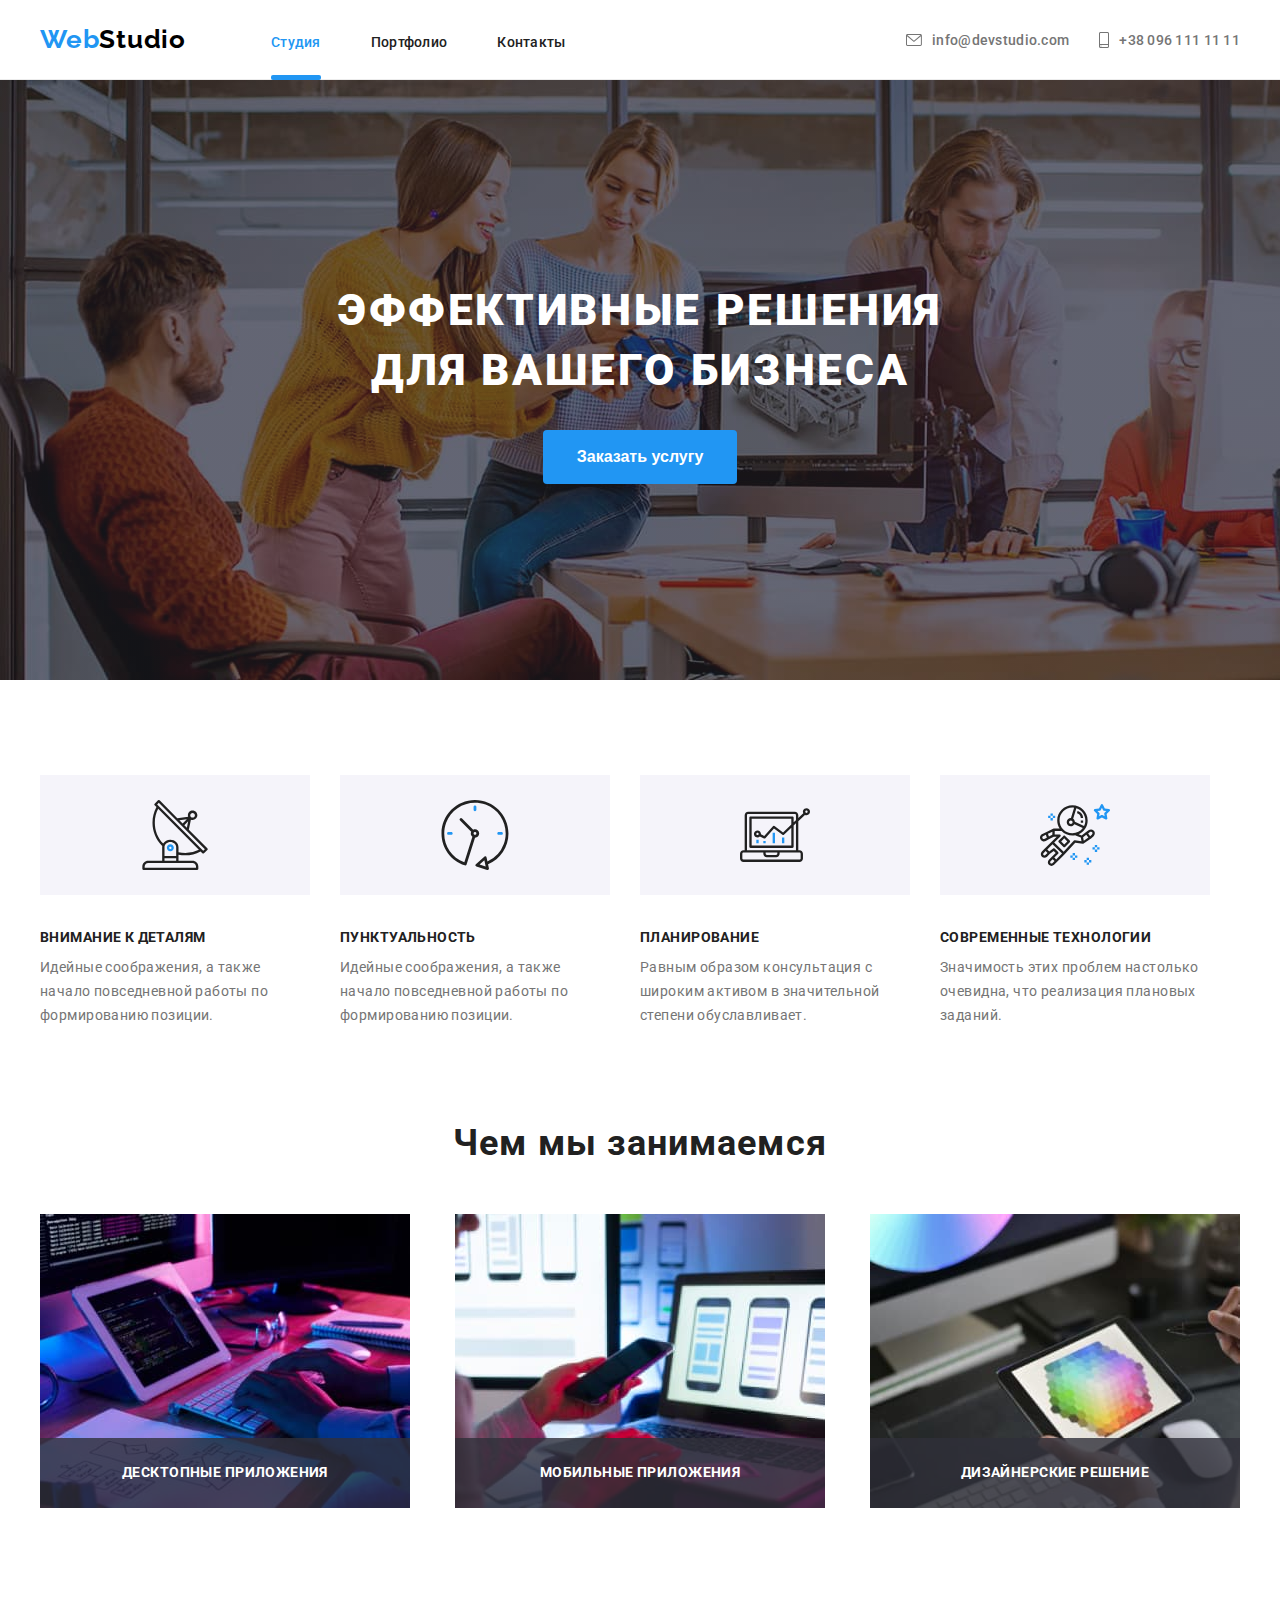
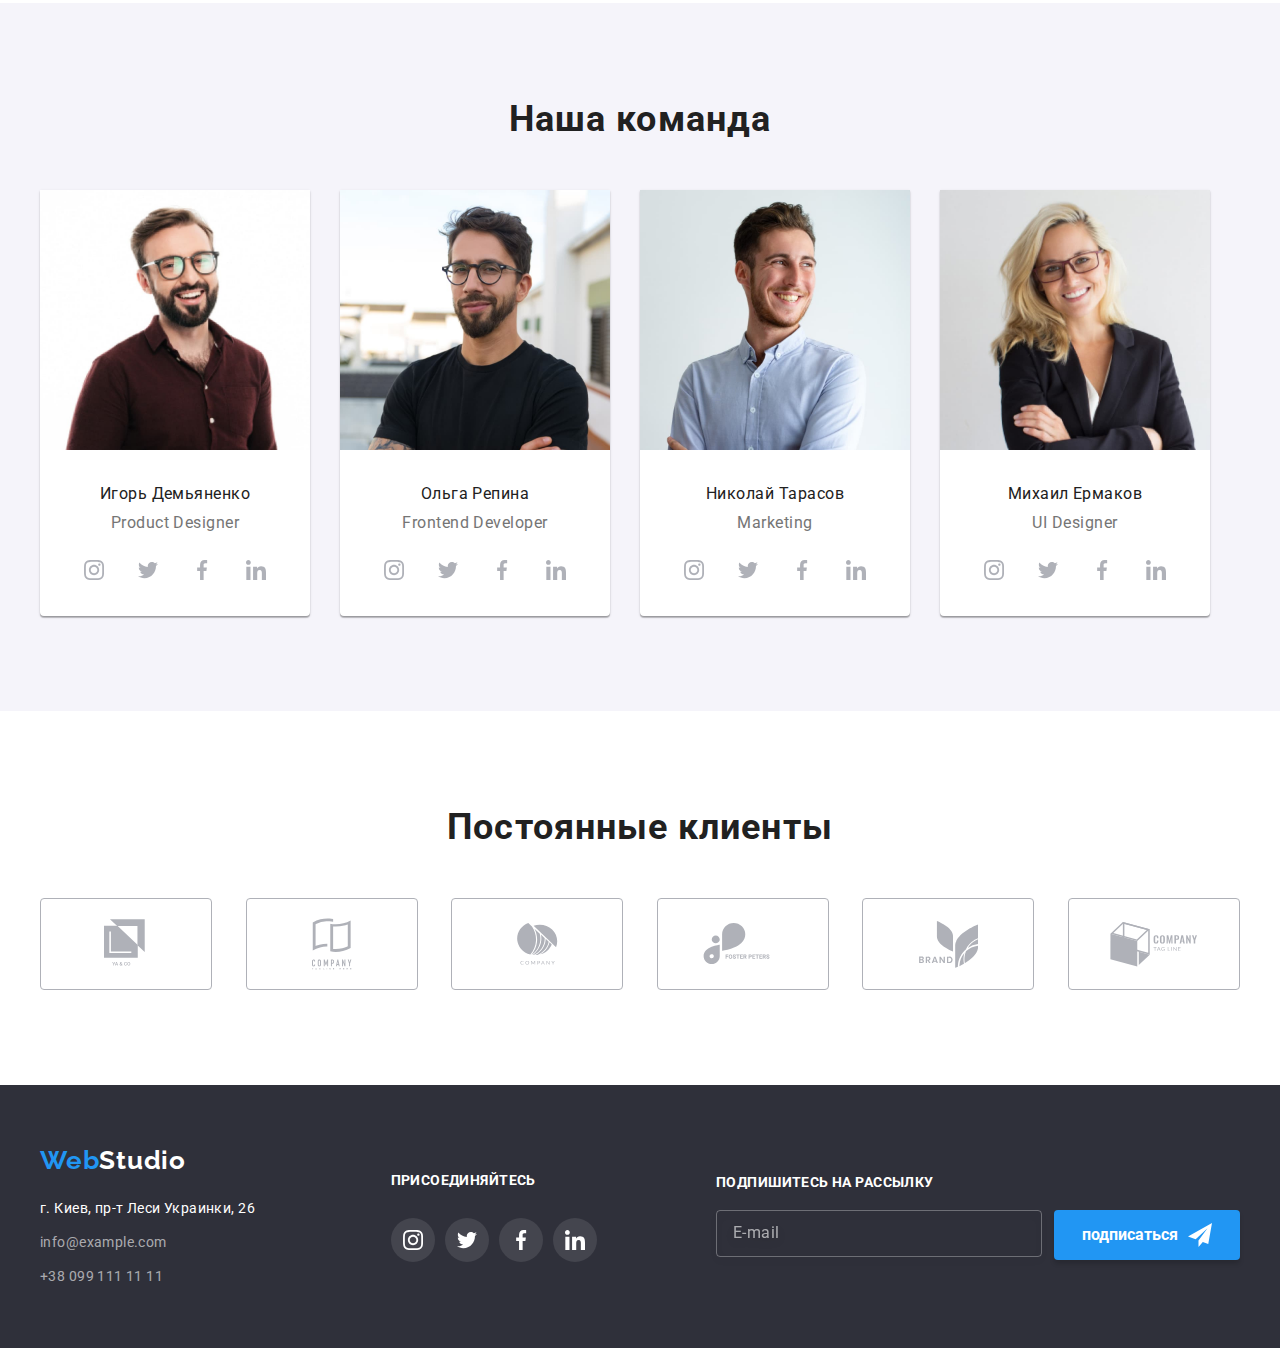
<file: index.html>
<!DOCTYPE html>
<html lang="ru">
<head>
    <meta charset="UTF-8">
    <meta name  ="viewport" content="width=device-width, initial-scale=1.0">
    <title>Document</title>
    <link href="https://fonts.googleapis.com/css2?family=Raleway:wght@700;900&family=Roboto:wght@400;500;700;900&display=swap" rel="stylesheet">
    <link rel="stylesheet" href="./css/style.css">
</head>
<body>
    <!--шапка-->
    <header class="link header">
        <nav class="main-nav container">
            <a href=""><span class="web-logo"><span style="color:#2196F3;">Web</span><span style="color:#000000;">Studio</span></span></a>
                <ul class="list-line list">
                    <li class="item"><a href=""><span class="header-text current">Студия</span></a></li>
                    <li class="item"><a href="./portfolio.html"><span class="header-text">Портфолио</span></a></li>
                    <li class="item"><a href=""><span class="header-text">Контакты</span></a></li>
                </ul>
                    <ul class="auth-nav">
                        <li class="item">
                            <a href="mailto:info@devstudio.com" class="icon-header">
                                <svg style="width:16px; height:12px; margin-right:10px;">
                                    <use href="./picture/svg/symbol-defs.svg#envelope"></use>
                                </svg>
                                <span class="contact">info@devstudio.com</span>
                            </a>
                        </li>
                        <li class="item">
                            <a href="tel:+380961111111" class="icon-header">
                                <svg style="width: 10px; height: 16px; margin-right: 10px">
                                    <use href="./picture/svg/sprite.svg#smartphone"></use>
                                </svg>
                                <span class="contact">+38 096 111 11 11</span>
                            </a>
                        </li>
                    </ul>
        </nav>
    </header>
    <main class="link">
            <!--hero-->
            <section class="hero">
                <div class="hero-2">
                    <h1 class="efect-title">ЭФФЕКТИВНЫЕ РЕШЕНИЯ ДЛЯ ВАШЕГО БИЗНЕСА</h1>
                    <div class="button-centered" data-modal-open>
                        <button class="button-hero">Заказать услугу</button>
                    </div>
                </div>
            </section>
            <!--иконки-->
            <section class="icon-section">
                <div class="container">
                    <ul class="icon-style">
                        <li class="item">
                                <svg class="icon">
                                    <use href="./picture/svg/sprite.svg#antenna"></use>
                                </svg>
                            <h3 class="subtitle-text">ВНИМАНИЕ К ДЕТАЛЯМ</h3>
                            <p class="icon-text">Идейные соображения, а также начало повседневной работы по формированию позиции.</p>
                        </li>
                        <li class="item">
                            <svg class="icon">
                                <use href="./picture/svg/sprite.svg#clock"></use>
                            </svg>
                            <h3 class="subtitle-text">ПУНКТУАЛЬНОСТЬ</h3>
                            <p class="icon-text">Идейные соображения, а также начало повседневной работы по формированию позиции.</p>
                        </li>
                        <li class="item">
                            <svg class="icon">
                                <use href="./picture/svg/sprite.svg#diagram"></use>
                            </svg>
                            <h3 class="subtitle-text">ПЛАНИРОВАНИЕ</h3>
                            <p class="icon-text">Равным образом консультация с широким активом в значительной степени обуславливает.</p>
                        </li>
                        <li class="item">
                            <svg class="icon">
                                <use href="./picture/svg/sprite.svg#astronaut"></use>
                            </svg>
                            <h3 class="subtitle-text">СОВРЕМЕННЫЕ ТЕХНОЛОГИИ</h3>
                            <p class="icon-text">Значимость этих проблем настолько очевидна, что реализация плановых заданий.</p>
                        </li>
                    </ul>
                </div>
            </section>
            <!--Занятия-->
            <section class="project">
                <div class="container">
                    <h2 class="section-title">Чем мы занимаемся</h2>
                    <ul class="list-project">
                        <li class="item"><img src="./picture/box/box1.jpg" alt=""><span class="text-project">ДЕСКТОПНЫЕ ПРИЛОЖЕНИЯ</span></li>
                        <li class="item"><img src="./picture/box/box2.jpg" alt=""><span class="text-project">МОБИЛЬНЫЕ ПРИЛОЖЕНИЯ</span></li>
                        <li class="item"><img src="./picture/box/box3.jpg" alt=""><span class="text-project">ДИЗАЙНЕРСКИЕ РЕШЕНИЕ</span></li>
                    </ul>
                </div>
            </section>
            <!--Команда-->
            <section class="comand">
                    <div class="container">
                        <div class="section-comand">
                            <h2 class="section-title">Наша команда</h2>
                            <ul class="comand-list">
                                <li class="item-border"> <img src="./picture/people/igor-1.jpg" width="270px" height="260px" alt="Николай Кучеренко">
                                    <h3 class="contact-subtitle">Игорь Демьяненко</h3>
                                        <p class="contact-text">Product Designer</p>
                                            <ul class="list-soc">
                                                <li class="item">
                                                    <a href="" class="icon-comand">
                                                        <svg class="icon">
                                                            <use href="./picture/svg/sprite.svg#instagram"></use>
                                                        </svg>
                                                    </a>
                                                </li>
                                                <li class="item">
                                                    <a href="" class="icon-comand">
                                                        <svg class="icon">
                                                            <use href="./picture/svg/sprite.svg#twitter"></use>
                                                        </svg>
                                                    </a>
                                                </li>
                                                <li class="item">
                                                    <a href="" class="icon-comand">
                                                        <svg class="icon">
                                                            <use href="./picture/svg/sprite.svg#facebook" ></use>
                                                        </svg>
                                                    </a>
                                                </li>
                                                <li class="item">
                                                    <a href="" class="icon-comand">
                                                        <svg class="icon">
                                                            <use href="./picture/svg/sprite.svg#linkedin"></use>
                                                        </svg>
                                                    </a>
                                                </li>
                                            </ul>
                                </li>
                                <li class="item-border"> <img src="./picture/people/mihail-1.jpg" width="270px" height="260px" alt="Ольга Ивановна">
                                    <h3 class="contact-subtitle">Ольга Репина</h3>
                                        <p class="contact-text">Frontend Developer</p>
                                        <ul class="list-soc">
                                            <li class="item">
                                                <a href="" class="icon-comand">
                                                    <svg class="icon">
                                                        <use href="./picture/svg/sprite.svg#instagram"></use>
                                                    </svg>
                                                </a>
                                            </li>
                                            <li class="item">
                                                <a href="" class="icon-comand">
                                                    <svg class="icon">
                                                        <use href="./picture/svg/sprite.svg#twitter"></use>
                                                    </svg>
                                                </a>
                                            </li>
                                            <li class="item">
                                                <a href="" class="icon-comand">
                                                    <svg class="icon">
                                                        <use href="./picture/svg/sprite.svg#facebook" ></use>
                                                    </svg>
                                                </a>
                                            </li>
                                            <li class="item">
                                                <a href="" class="icon-comand">
                                                    <svg class="icon">
                                                        <use href="./picture/svg/sprite.svg#linkedin"></use>
                                                    </svg>
                                                </a>
                                            </li>
                                        </ul>
                                </li>
                                <li class="item-border"> <img src="./picture/people/nikolai-1.jpg" width="270px" height="260px" alt="Андрей Шевченко">
                                    <h3 class="contact-subtitle">Николай Тарасов</h3>
                                        <p class="contact-text">Marketing</p>
                                        <ul class="list-soc">
                                            <li class="item">
                                                <a href="" class="icon-comand">
                                                    <svg class="icon">
                                                        <use href="./picture/svg/sprite.svg#instagram"></use>
                                                    </svg>
                                                </a>
                                            </li>
                                            <li class="item">
                                                <a href="" class="icon-comand">
                                                    <svg class="icon">
                                                        <use href="./picture/svg/sprite.svg#twitter"></use>
                                                    </svg>
                                                </a>
                                            </li>
                                            <li class="item">
                                                <a href="" class="icon-comand">
                                                    <svg class="icon">
                                                        <use href="./picture/svg/sprite.svg#facebook" ></use>
                                                    </svg>
                                                </a>
                                            </li>
                                            <li class="item">
                                                <a href="" class="icon-comand">
                                                    <svg class="icon">
                                                        <use href="./picture/svg/sprite.svg#linkedin"></use>
                                                    </svg>
                                                </a>
                                            </li>
                                        </ul>
                                </li>
                                <li class="item-border"> <img src="./picture/people/olga-1.jpg" width="270px" height="260px" alt="Иван Николаев">
                                    <h3 class="contact-subtitle">Михаил Ермаков</h3>
                                        <p class="contact-text">UI Designer</p>
                                        <ul class="list-soc">
                                            <li class="item">
                                                <a href="" class="icon-comand">
                                                    <svg class="icon">
                                                        <use href="./picture/svg/sprite.svg#instagram"></use>
                                                    </svg>
                                                </a>
                                            </li>
                                            <li class="item">
                                                <a href="" class="icon-comand">
                                                    <svg class="icon">
                                                        <use href="./picture/svg/sprite.svg#twitter"></use>
                                                    </svg>
                                                </a>
                                            </li>
                                            <li class="item">
                                                <a href="" class="icon-comand">
                                                    <svg class="icon">
                                                        <use href="./picture/svg/sprite.svg#facebook" ></use>
                                                    </svg>
                                                </a>
                                            </li>
                                            <li class="item">
                                                <a href="" class="icon-comand">
                                                    <svg class="icon">
                                                        <use href="./picture/svg/sprite.svg#linkedin"></use>
                                                    </svg>
                                                </a>
                                            </li>
                                        </ul>
                                </li>
                            </ul>
                        </div>
                    </div>
            </section>
            <!--клиенты-->
            <section class="costomer">
                <div class="container">
                    <h2 class="section-title">Постоянные клиенты</h2>
                    <ul class="list-сustomer">
                        <li class="item">
                            <a href="" class="svg-icon">
                                <svg style="width: 45px; height: 50px;">
                                    <use href="./picture/svg/sprite.svg#icon-logo-1"></use>
                                </svg>
                            </a>
                        </li>
                        <li class="item">
                            <a href="" class="svg-icon">
                                <svg style="width: 40px; height: 52px">
                                    <use href="./picture/svg/sprite.svg#icon-logo-2"></use>
                                </svg>
                            </a>
                        </li>
                        <li class="item">
                            <a href="" class="svg-icon">
                                <svg style="width: 41px; height: 42px;">
                                    <use href="./picture/svg/sprite.svg#icon-logo-3"></use>
                                </svg>
                            </a>
                        </li>
                        <li class="item">
                            <a href="" class="svg-icon">
                                <svg  style="width: 80px; height: 42px;">
                                    <use href="./picture/svg/sprite.svg#icon-logo-4"></use>
                                </svg>
                            </a>
                        </li>
                        <li class="item">
                            <a href="" class="svg-icon">
                                <svg style="width: 59px; height: 47px;">
                                    <use href="./picture/svg/sprite.svg#icon-logo-5"></use>
                                </svg>
                            </a>
                        </li>
                        <li class="item">
                            <a href="" class="svg-icon">
                                <svg style="width: 88px; height: 45px;">
                                    <use href="./picture/svg/sprite.svg#icon-logo-6"></use>
                                </svg>
                            </a>
                        </li>
                    </ul>
                </div>
            </section>
    </main>
    <footer class="link footer">
        <div class="container footer-list">
            <div class="footer-section">
                <a href=""><span class="web-logo"><span style="color:#2196F3;">Web</span><span style="color:#FFFFFF;">Studio</span></span></a>
                    <address>
                        <ul class="footer-adress">
                            <li class="item">г. Киев, пр-т Леси Украинки, 26</li>
                            <li class="item"><a href="mailto:info@devstudio.com"><span class="contact">info@example.com</span></a></li>
                            <li class="item"><a href="tel:+380961111111"><span class="contact">+38 099 111 11 11</span></a></li>
                        </ul>
                    </address>
            </div>
            <div class="footer-soc">
                <h3 class="subtitle-text" style="color: #FFFFFF;">ПРИСОЕДИНЯЙТЕСЬ</h3>
                    <ul class="list-soc">
                        <li class="item">
                            <a href="" class="icon-footer">
                                <svg class="icon">
                                    <use href="./picture/svg/sprite.svg#instagram" ></use>
                                </svg>
                            </a>
                        </li>
                        <li class="item">
                            <a href="" class="icon-footer">
                                <svg class="icon">
                                    <use href="./picture/svg/sprite.svg#twitter" ></use>
                                </svg>
                            </a>
                        </li>
                        <li class="item">
                            <a href="" class="icon-footer">
                                <svg class="icon">
                                    <use href="./picture/svg/sprite.svg#facebook" ></use>
                                </svg>
                            </a>
                        </li>
                        <li class="item">
                            <a href="" class="icon-footer">
                                <svg class="icon">
                                    <use href="./picture/svg/sprite.svg#linkedin" ></use>
                                </svg>
                            </a>
                        </li>
                    </ul>
            </div>
            <div class="footer-link">
                <h3 class="subtitle-text">ПОДПИШИТЕСЬ НА РАССЫЛКУ</h3>
                <div style="display:flex;">
                    <form>
                        <input class="form-footer" type="email" name="email" id="email" placeholder="E-mail" autocomplete="off">
                    </form>
                    <a href="" class="button">подписаться</a>
                </div>
            </div>
        </div>
    </footer>
    <div class="backdrop is-hidden" data-modal>
        <div class="modal">
            <div class="modal-end" data-modal-close>
                <svg class="icon-modal" style="width: 10px; height:10px;">
                    <use href="./picture/svg/symbol-defs.svg#icon-krest-modal"></use>
                </svg>
            </div>
            <p class="form-title">Оставьте свои данные, мы вам перезвоним</p>
            <form>
                <div style="width: 450px; margin-left: auto; margin-right: auto;">
                    <label class="form-label">
                        <span class="form-subtitle">Имя</span>
                        <input type="text" name="name" class="form" autocomplete="off">
                        <div class="form-icon">
                            <svg class="icon-form" style="height: 12px; width:12px; padding: 3px 3px;">
                                <use href="./picture/svg/symbol-defs.svg#form-man"></use>
                            </svg>
                        </div>
                    </label>
                    <label class="form-label">
                        <span class="form-subtitle">Телефон</span>
                        <input type="tel" name="tel" class="form" autocomplete="off">
                        <div class="form-icon">
                            <svg style="height: 13px; width:13px; padding: 2.5px 2.5px">
                                <use href="./picture/svg/symbol-defs.svg#form-tel"></use>
                            </svg>
                        </div>
                    </label>
                    <label class="form-label">
                        <span class="form-subtitle">Почта</span>
                        <input type="email" name="email" class="form" autocomplete="off">
                        <div class="form-icon">
                            <svg style="height: 12px; width:15px; padding: 3px 1.5px">
                                <use href="./picture/svg/symbol-defs.svg#form-email"></use>
                            </svg>
                        </div>
                    </label>
                    <label class="form-label">
                        <span class="form-subtitle">Комментарий</span>
                        <textarea type="text" name="coment" placeholder="Введите текст" class="form-coment form"></textarea>
                    </label>
                </div>
                <div class="checkbox">
                    <input type="checkbox" name="checkbox"><p class="text-checkbox">Соглашаюсь с рассылкой и принимаю <a href="" class="link-checkbox">Условия договора</a></p>
                </div>
                <div>
                    <button class="form-button">Отправить</button>
                </div>
            </form>
        </div>
    </div>
    <script src="./js/modal.js"></script>
</body>
</html>
</file>
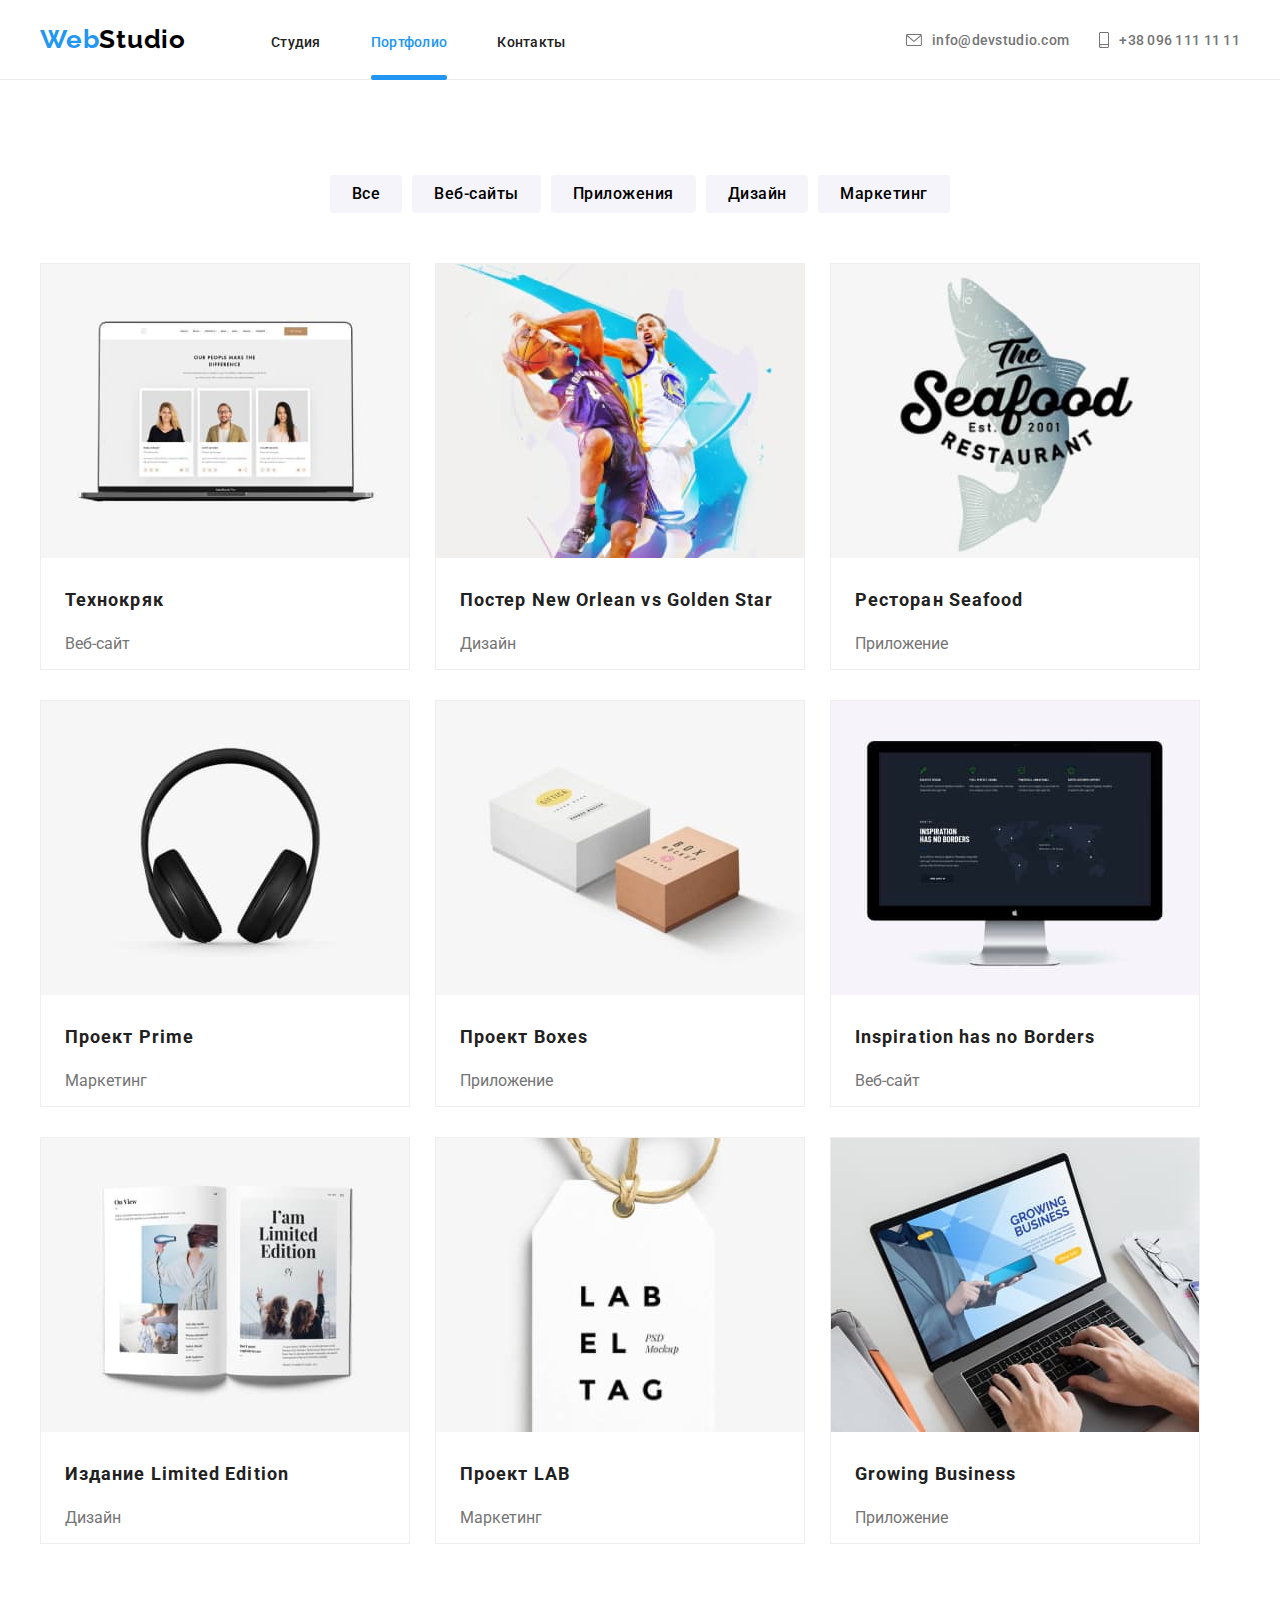
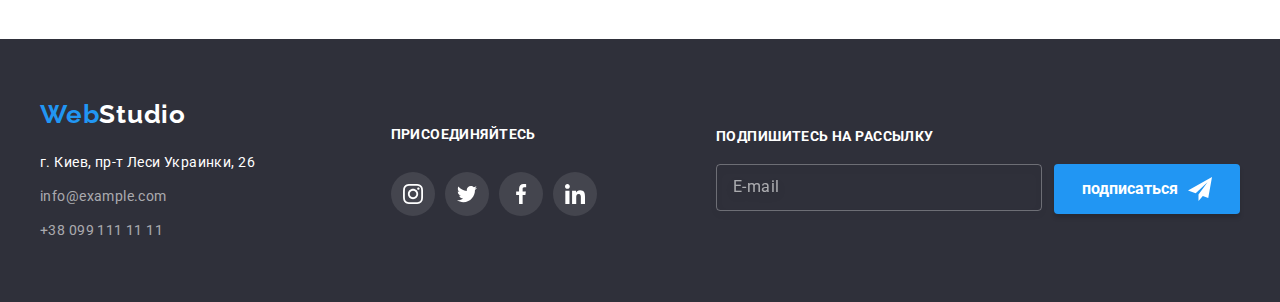
<file: portfolio.html>
<!DOCTYPE html>
<html lang="ru">
<head>
    <meta charset="UTF-8">
    <meta name="viewport" content="width=device-width, initial-scale=1.0">
    <title>Портфолио</title>
    <link href="https://fonts.googleapis.com/css2?family=Raleway:wght@700;900&family=Roboto:wght@400;500;700&display=swap" rel="stylesheet">
    <link rel="stylesheet" href="./css/style.css">
</head>
<body>
<!--шапка-->
<header class="link header">
    <nav class="main-nav container">
        <a href=""><span class="web-logo"><span style="color:#2196F3;">Web</span><span style="color:#000000;">Studio</span></span></a>
            <ul class="list-line list">
                <li class="item"><a href="./index.html"><span class="header-text">Студия</span></a></li>
                <li class="item"><a href=""><span class="header-text current">Портфолио</span></a></li>
                <li class="item"><a href=""><span class="header-text">Контакты</span></a></li>
            </ul>
                <ul class="auth-nav">
                    <li class="item">
                        <a href="mailto:info@devstudio.com" class="icon-header">
                            <svg style="width:16px; height:12px; margin-right:10px;">
                                <use href="./picture/svg/symbol-defs.svg#envelope"></use>
                            </svg>
                            <span class="contact">info@devstudio.com</span>
                        </a>
                    </li>
                    <li class="item">
                        <a href="tel:+380961111111" class="icon-header">
                            <svg style="width: 10px; height: 16px; margin-right: 10px">
                                <use href="./picture/svg/sprite.svg#smartphone"></use>
                            </svg>
                            <span class="contact">+38 096 111 11 11</span>
                        </a>
                    </li>
                </ul>
    </nav>
</header>
    <main>
<!--Кнопки-->
        <section class="portfolio-button">
            <div class="button-margin">
                <ul class="button-list">
                    <li class="item"><button class="button-portfolio">Все</button></li>
                    <li class="item"><button class="button-portfolio">Веб-сайты</button></li>
                    <li class="item"><button class="button-portfolio">Приложения</button></li>
                    <li class="item"><button class="button-portfolio">Дизайн</button></li>
                    <li class="item"><button class="button-portfolio">Маркетинг</button></li>
                </ul>
            </div>
        </section>
<!--Главный контент-->
        <section class="container-portfolio">
            <ul class="link list portfolio-list">
                <li class="item">
                    <a href="">
                        <div class="img-portfolio">
                            <img src="./picture/portfolio/img1.jpg" alt="">
                            <div class="hover-portfolio">
                                <p>
                                    Технокряк это современная площадка распространения коронавируса.
                                    Компании используют эту платформу для цифрового шпионажа и атак на
                                    защищённые сервера конкурентов.
                                </p>
                            </div>
                        </div>
                        <h3 class="portfolio-subtitle">Технокряк</h3>
                        <p class="portfolio-text">Веб-сайт</p>
                    </a>
                </li>
                <li class="item">
                    <a href="">
                        <div class="img-portfolio">
                            <img src="./picture/portfolio/img2.jpg" alt="">
                            <div class="hover-portfolio">
                                <p>
                                    Технокряк это современная площадка распространения коронавируса.
                                    Компании используют эту платформу для цифрового шпионажа и атак на
                                    защищённые сервера конкурентов.
                                </p>
                            </div>
                        </div>
                        <h3 class="portfolio-subtitle">Постер New Orlean vs Golden Star</h3>
                        <p class="portfolio-text">Дизайн</p>
                    </a>
                </li>
                <li class="item">
                    <a href="">
                        <div class="img-portfolio">
                            <img src="./picture/portfolio/img3.jpg" alt="">
                            <div class="hover-portfolio">
                                <p>
                                    Технокряк это современная площадка распространения коронавируса.
                                    Компании используют эту платформу для цифрового шпионажа и атак на
                                    защищённые сервера конкурентов.
                                </p>
                            </div>
                        </div>
                        <h3 class="portfolio-subtitle">Ресторан Seafood</h3>
                        <p class="portfolio-text">Приложение</p>
                    </a>
                </li>
                <li class="item">
                    <a href="">
                        <div class="img-portfolio">
                            <img src="./picture/portfolio/img4.jpg" alt="">
                            <div class="hover-portfolio">
                                <p>
                                    Технокряк это современная площадка распространения коронавируса.
                                    Компании используют эту платформу для цифрового шпионажа и атак на
                                    защищённые сервера конкурентов.
                                </p>
                            </div>
                        </div>
                        <h3 class="portfolio-subtitle">Проект Prime</h3>
                        <p class="portfolio-text">Маркетинг</p>
                    </a>
                </li>
                <li class="item">
                    <a href="">
                        <div class="img-portfolio">
                            <img src="./picture/portfolio/img5.jpg" alt="">
                            <div class="hover-portfolio">
                                <p>
                                    Технокряк это современная площадка распространения коронавируса.
                                    Компании используют эту платформу для цифрового шпионажа и атак на
                                    защищённые сервера конкурентов.
                                </p>
                            </div>
                        </div>
                        <h3 class="portfolio-subtitle">Проект Boxes</h3>
                        <p class="portfolio-text">Приложение</p>
                    </a>
                </li>
                <li class="item">
                    <a href="">
                        <div class="img-portfolio">
                            <img src="./picture/portfolio/img6.jpg" alt="">
                            <div class="hover-portfolio">
                                <p>
                                    Технокряк это современная площадка распространения коронавируса.
                                    Компании используют эту платформу для цифрового шпионажа и атак на
                                    защищённые сервера конкурентов.
                                </p>
                            </div>
                        </div>
                        <h3 class="portfolio-subtitle">Inspiration has no Borders</h3>
                        <p class="portfolio-text">Веб-сайт</p>
                    </a>
                </li>
                <li class="item">
                    <a href="">
                        <div class="img-portfolio">
                            <img src="./picture/portfolio/img7.jpg" alt="">
                            <div class="hover-portfolio">
                                <p>
                                    Технокряк это современная площадка распространения коронавируса.
                                    Компании используют эту платформу для цифрового шпионажа и атак на
                                    защищённые сервера конкурентов.
                                </p>
                            </div>
                        </div>
                        <h3 class="portfolio-subtitle">Издание Limited Edition</h3>
                        <p class="portfolio-text">Дизайн</p>
                    </a>
                </li>
                <li class="item">
                    <a href="">
                        <div class="img-portfolio">
                            <img src="./picture/portfolio/img8.jpg" alt="">
                            <div class="hover-portfolio">
                                <p>
                                    Технокряк это современная площадка распространения коронавируса.
                                    Компании используют эту платформу для цифрового шпионажа и атак на
                                    защищённые сервера конкурентов.
                                </p>
                            </div>
                        </div>
                        <h3 class="portfolio-subtitle">Проект LAB</h3>
                        <p class="portfolio-text">Маркетинг</p>
                    </a>
                </li>
                <li class="item">
                    <a href="">
                        <div class="img-portfolio">
                            <img src="./picture/portfolio/img9.jpg" alt="">
                            <div class="hover-portfolio">
                                <p>
                                    Технокряк это современная площадка распространения коронавируса.
                                    Компании используют эту платформу для цифрового шпионажа и атак на
                                    защищённые сервера конкурентов.
                                </p>
                            </div>
                        </div>
                        <h3 class="portfolio-subtitle">Growing Business</h3>
                        <p class="portfolio-text">Приложение</p>
                    </a>
                </li>
            </ul>
        </section>
    </main>
    <footer class="link footer">
        <div class="container footer-list">
            <div class="footer-section">
                <a href=""><span class="web-logo"><span style="color:#2196F3;">Web</span><span style="color:#FFFFFF;">Studio</span></span></a>
                    <address>
                        <ul class="footer-adress">
                            <li class="item">г. Киев, пр-т Леси Украинки, 26</li>
                            <li class="item"><a href="mailto:info@devstudio.com"><span class="contact">info@example.com</span></a></li>
                            <li class="item"><a href="tel:+380961111111"><span class="contact">+38 099 111 11 11</span></a></li>
                        </ul>
                    </address>
            </div>
            <div class="footer-soc">
                <h3 class="subtitle-text" style="color: #FFFFFF;">ПРИСОЕДИНЯЙТЕСЬ</h3>
                    <ul class="list-soc">
                        <li class="item">
                            <a href="" class="icon-footer">
                                <svg class="icon">
                                    <use href="./picture/svg/sprite.svg#instagram" ></use>
                                </svg>
                            </a>
                        </li>
                        <li class="item">
                            <a href="" class="icon-footer">
                                <svg class="icon">
                                    <use href="./picture/svg/sprite.svg#twitter" ></use>
                                </svg>
                            </a>
                        </li>
                        <li class="item">
                            <a href="" class="icon-footer">
                                <svg class="icon">
                                    <use href="./picture/svg/sprite.svg#facebook" ></use>
                                </svg>
                            </a>
                        </li>
                        <li class="item">
                            <a href="" class="icon-footer">
                                <svg class="icon">
                                    <use href="./picture/svg/sprite.svg#linkedin" ></use>
                                </svg>
                            </a>
                        </li>
                    </ul>
            </div>
            <div class="footer-link">
                <h3 class="subtitle-text">ПОДПИШИТЕСЬ НА РАССЫЛКУ</h3>
                <div style="display:flex;">
                    <form>
                        <input class="form-footer" type="email" name="email" id="email" placeholder="E-mail" autocomplete="off">
                    </form>
                    <a href="" class="button">подписаться</a>
                </div>
            </div>
        </div>
    </footer>
</body>
</html>
</file>
<file: css/style.css>
:root {
    --text-blue-color: blue ;
    --text-contact-color: #757575;
    --text-header-hover-color: #2196F3;
    --text-subtitle-color:#212121;
    --background-butten-color: #2196F3;
    --background-footer: #2F303A;
    --icon-text:#757575;
}
body {
    font-family: Roboto;
    margin: 0px;
    overflow: none;
}
/* модальное окно */

/*  */

footer {
    background-color: var(--background-footer);
}
ul {
    margin-top: 0px;
    margin-bottom: 0px;
    list-style: none;
}
h1, h2, h3 {
    margin: 0px;
}
.link a {
    text-decoration: none;
}
.container {
    width: 1200px;
    padding-left: 15px;
    padding-right: 15px;
    margin-left: auto;
    margin-right: auto;
}
.section-title{
    font-weight: 700;
    font-size: 36px;
    line-height: 42px;
    text-align: center;
    letter-spacing: 0.03em;
    color: #212121;
}
.subtitle-text {
    font-weight: 700;
    font-size: 14px;
    line-height: 16px;
    letter-spacing: 0.03em;
    margin-bottom: 10px;

    color: var(--text-subtitle-color);
}
/* Contact */
.contact{
    font-family: Roboto;
    font-weight: 500;
    font-size: 14px;
    line-height: 16px;
    letter-spacing: 0.02em;
    color: currentColor;
}
/* logo */
.web-logo{
    font-family: Raleway;
    font-weight: 700;
    font-size: 26px;
    line-height: 31px;
    letter-spacing: 0.03em;
    margin-right: 85px;
}

/* Шапка */
.header {
    border-bottom: 1px solid #ECECEC;
}
.main-nav {
    display: flex;
    align-items: center;
}
.main-nav .list-line {
    padding-left: 0px;
}
.list-line .item {
    position: relative;
    padding-top: 32px;
    padding-bottom: 28px;
}
.header-text.current {
    color: #2196F3;
}
.header-text.current::after {
    bottom: -1px;
    left: 0;
    content: "";
    position: absolute;
    width: 100%;
    height: 5px;
    background-color: #2196F3;
    border-radius: 2px;
}
.header-text {
    font-family: Roboto;
    font-weight: 500;
    font-size: 14px;
    line-height: 16px;
    letter-spacing: 0.02em;

    color: var(--text-subtitle-color);
    transition: color 250ms cubic-bezier(0.4, 0, 0.2, 1);
}
.auth-nav {
    display: flex;
    margin-left: auto;
}
.auth-nav .item {
    margin-right: 30px;
    fill: #2196F3;
    color: #2196F3;
}
.main-nav .list-line {
    padding-left: 0px;
}
.auth-nav .item:last-child {
    margin-right: 0px;
}
.icon-header {
    display: flex;
    align-items: center;

    color:#757575;
    fill: #757575;
    transition: fill 250ms cubic-bezier(0.4, 0, 0.2, 1), color 250ms cubic-bezier(0.4, 0, 0.2, 1);
}
.icon-header:hover {
    fill: #2196F3;
    color: #2196F3;
}
.list-line {
    display: flex;
}
.list-line .item {
    margin-right: 50px;
}
.list-line .item:last-child {
    margin-right: 0px;
}
.header-text:hover,
.header-text:focus {
    color: var(--text-header-hover-color);
}

/* hero */
.hero {
    background: #F5F4FA;
    background-image: linear-gradient(to right, rgba(47, 48, 58, 0.4), rgba(47, 48, 58, 0.4)), url(../picture/jpg/phon-header.jpg);
    background-repeat: no-repeat;
    background-size: cover;
    margin-left: auto;
    margin-right: auto;
    max-width: 1600px;
    height: 600px;

}
.efect-title {
    width: 695px;
    margin-left: auto;
    margin-right: auto;
    padding-top: 200px;

    font-weight: 900;
    font-size: 44px;
    line-height: 60px;

    text-align: center;
    letter-spacing: 0.06em;
    text-transform: uppercase;
    color: #ffffff;
}
.button-centered {
    text-align: center;
    margin-top: 30px;
}
.button-hero {
    font-weight: 700;
    font-size: 16px;
    line-height: 30px;
    padding: 10px 32px;

    border-radius: 4px;
    border-color: transparent;
    background-color: var(--background-butten-color);
    color: #ffffff;
    cursor: pointer;
}
/* Иконки */
.icon-section {
    background-color: #FFFFFF;

    padding-top: 95px;
    padding-bottom: 95px;
}
.icon-style .icon {
    width: 70px;
    height: 70px;
    background-color: #F5F4FA;
    padding: 25px 100px;
}
.icon-style {
    display: flex;
    flex-wrap: wrap;
    padding: 0px;
}
.icon-style .item {
    width: 270px;
    margin-right: 30px;
}
.icon-style .item:last-child {
    margin-right: 0px;
}
.icon-style .subtitle-text {
    margin-top: 30px;
}
.icon-text{
    margin-top: 0px;
    margin-bottom: 0px;
    font-weight: 400;
    font-size: 14px;
    line-height: 24px;
    letter-spacing: 0.03em;

    color: var(--icon-text);
}
/* Занятия */
.project {
    background-color: #FFFFFF;

    padding-bottom: 95px;
}
.list-project {
    display: flex;
    flex-wrap: wrap;
    padding: 0px;
    margin-top: 50px;
    justify-content: space-between;
}
.list-project .item {
    position: relative;
    width: 370px;
    height: 294px;
}
.list-project .item:last-child {
    margin-right: 0px;
}
.text-project {
    position: absolute;
    display: flex;
    justify-content: center;
    align-items: center;

    left: 0px;
    bottom: 0px;
    width: 370px;
    height: 70px;
    margin: 0px;

    font-weight: 700;
    font-size: 14px;
    line-height: 1.1;
    letter-spacing: 0.03em;
    text-transform: uppercase;

    color: #ffffff;
    background-color: rgba(47, 48, 58, 0.8);
}


/* Команда */
.comand {
    background: #F5F4FA;

    padding-top: 95px;
    padding-bottom: 95px;
}
.comand-list {
    width: 1200px;
    display: flex;
    flex-wrap: wrap;
    padding: 0px;
    margin-top: 50px;
    margin-left: auto;
    margin-bottom: auto;
}
.comand-list .item-border {
    width: 270px;
    margin-right: 30px;
    background: #FFFFFF;
/* material shadow v1 */

box-shadow: 0px 2px 1px rgba(0, 0, 0, 0.2), 0px 1px 1px rgba(0, 0, 0, 0.14), 0px 1px 3px rgba(0, 0, 0, 0.12);
border-radius: 0px 0px 4px 4px;
}
.comand-list .item-border:last-child {
    margin-right: 0px;
}
.contact-subtitle {
    font-weight: 400;
    font-size: 16px;
    line-height: 19px;
    text-align: center;
    margin-top: 30px;
    margin-bottom: 10px;

    letter-spacing: 0.03em;
    color: #212121;
}
.contact-text {
    font-weight: normal;
    font-size: 16px;
    line-height: 19px;
    text-align: center;
    margin: 0px;
    margin-bottom: 16px;

    letter-spacing: 0.03em;
    color: #757575;
}
.list-soc {
    display: flex;
    padding-left: 0px;
}
.list-soc .item {
    margin-right: 10px;
    margin-bottom: 24px;
}
.icon-comand {
    display: flex;
    justify-content: center;
    align-items: center;
    width: 44px;
    height: 44px;
    border-radius: 50%;
    fill: #afb1b8;
    transition: background-color 250ms cubic-bezier(0.4, 0, 0.2, 1), color 250ms cubic-bezier(0.4, 0, 0.2, 1);
}
.icon-comand .icon {
    width: 20px;
    height: 20px;
}
.icon-comand:hover {
    fill: #FFFFFF;
    background-color:#2196F3 ;
}
.list-soc .item:last-child {
    margin-right: 32px;
}
.list-soc .item:first-child {
    margin-left: 32px;
}
/* Клиенты */
.costomer {
    background-color: #FFFFFF;

    padding-top: 95px;
    padding-bottom: 95px;
}
.list-сustomer {
    padding: 0px;
    border: none;
    display: flex;
    justify-content: space-between;
}
.list-сustomer .item {
    margin-top: 50px;
    border: 1px solid #AFB1B8;
    box-sizing: border-box;
    border-radius: 4px;
    transition: border 250ms cubic-bezier(0.4, 0, 0.2, 1);
}
.list-сustomer .item:hover {
    border: 1px solid #2196F3;
}
.item .svg-icon {
    display: flex;
    justify-content: center;
    align-items: center;
    width: 170px;
    height: 90px;

    fill: #AFB1B8;
    transition: fill 250ms cubic-bezier(0.4, 0, 0.2, 1);
}
.list-сustomer .item:hover .svg-icon {
    fill:#2196F3;
}
.list-сustomer .item:last-child {
    margin-right: 0px;
}
/* Подвал */
.footer {
    padding-top: 60px;
    padding-bottom: 60px;
}
.container {
    width: 1200px;
    padding-left: 15px;
    padding-right: 15px;
    margin-left: auto;
    margin-right: auto;
}
.footer-list {
    align-items: center;
    display: flex;
    justify-content: space-between;
}
.footer-section {
    margin-left: 0px;
}
.footer-adress {
    padding-left: 0px;
    margin-top: 20px;
}
.footer-adress .item {
    margin-bottom: 10px;
}
.footer-adress .contact {
    font-weight: 400;
    font-size: 14px;
    line-height: 24px;
    letter-spacing: 0.03em;
    color: rgba(255, 255, 255, 0.6);
    font-style: normal;
    transition: color 250ms cubic-bezier(0.4, 0, 0.2, 1);
}
.footer-adress .contact:hover {
    color: #2196F3;
}
.footer-adress .item:last-child {
    margin-bottom: 0px;
}
.footer-adress .item:first-child {
    font-weight: 400;
    font-size: 14px;
    line-height: 24px;
    letter-spacing: 0.03em;
    color: #FFFFFF;
    font-style: normal;
}
.footer-soc .list-soc .item {
    margin-right: 10px;
    margin-top: 20px;
    margin-left: 0px;
    margin-bottom: 0px;
}
.icon-footer  {
    display: flex;
    justify-content: center;
    align-items: center;
    width: 44px;
    height: 44px;
    border-radius: 50%;
    fill: #afb1b8;
    fill: #FFFFFF;
    background: rgba(255, 255, 255, 0.1);
    transition: background-color 250ms cubic-bezier(0.4, 0, 0.2, 1), color 250ms cubic-bezier(0.4, 0, 0.2, 1);
}
.icon-footer .icon {
    width: 20px;
    height: 20px;
}
.icon-footer:hover {
    background: #2196F3;
}
.footer-soc .list-soc .item:last-child {
    margin-right: 0px;
}
.footer-link .subtitle-text {
    margin-top: 0px;
    margin-bottom: 20px;
    color: #FFFFFF;
}
.button {
    align-items: center;
    display: flex;
    font-weight: 700;
    font-size: 16px;
    line-height: 30px;
    padding: 10px 28px;
    margin-left: 12px  ;

    background: #2196F3;
    box-shadow: 0px 4px 4px rgba(0, 0, 0, 0.15);
    border-radius: 4px;
    color: #FFFFFF;
}
.button::after {
    content: "";
    display: block;
    margin-left: 10px;
    width: 24px;
    height: 24px;
    background-image: url(../picture/svg/telegram.svg);
    background-size: contain;
    background-repeat: no-repeat;
}
.form-footer {
    width: 326px;
    padding: 15px 16px;
    background-color: transparent;
    border: 1px solid rgba(255, 255, 255, 0.3);
    box-sizing: border-box;
    filter: drop-shadow(0px 4px 4px rgba(0, 0, 0, 0.15));
    border-radius: 4px;
    color:#FFFFFF
}
.form-footer::placeholder {

    font-family: Roboto;
    font-style: normal;
    font-weight: normal;
    font-size: 16px;
    line-height: 20px;
    /* identical to box height, or 125% */

    display: flex;
    align-items: center;
    letter-spacing: 0.03em;

    color: rgba(255, 255, 255, 0.6);
    }
/* Портфолио */
/* Кнопки */
.portfolio-button {
    background-color: #FFFFFF;

    padding-top: 95px;
}
.button-margin {
    width: 620px;
    margin-left: auto;
    margin-right: auto;
}
.button-list {
    display: flex;
    padding-left: 0px;
}
.button-list .item {
    margin-right: 10px;
}
.button-list .item:last-child {
    margin-right: 0px;
}
.button-portfolio {
    font-family: Roboto;
    font-weight: 500;
    font-size: 16px;
    line-height: 26px;
    /* identical to box height, or 162% */

    text-align: center;
    letter-spacing: 0.03em;

    background: #F5F4FA;
    border-radius: 4px;
    padding: 6px 22px;
    border: 0px;
    transition: background-color 250ms cubic-bezier(0.4, 0, 0.2, 1), color 250ms cubic-bezier(0.4, 0, 0.2, 1);
}
.button-portfolio:hover {
    color: #FFFFFF;
    background: #2196F3;
    /* shadow-middle */

    box-shadow: 0px 3px 1px rgba(0, 0, 0, 0.1), 0px 1px 2px rgba(0, 0, 0, 0.08), 0px 2px 2px rgba(0, 0, 0, 0.12);
    border-radius: 4px;
}
/* Главный контент */
.portfolio {
    background-color: #FFFFFF;

    padding-bottom: 95px;
    padding-top: 50px;
}
.container-portfolio {
    width: 1200px;
    padding-left: 15px;
    padding-right: 15px;
    margin-left: auto;
    margin-right: auto;
    padding-bottom: 95px;
    padding-top: 50px;
}
.portfolio-list {
    padding: 0px;
    display: flex;
    flex-wrap: wrap;
}
.portfolio-list .item {
    width: 370px;
    margin-right: 25px;
    margin-bottom: 30px;
    border: 1px solid #EEEEEE;
    box-sizing: border-box;
}
.portfolio-list .item:hover {
    background: #FFFFFF;
    border: 1px solid #EEEEEE;
    box-sizing: border-box;
    box-shadow: 0px 1px 1px rgba(0, 0, 0, 0.12), 0px 4px 4px rgba(0, 0, 0, 0.06), 1px 4px 6px rgba(0, 0, 0, 0.16);
}
.img-portfolio {
    position: relative;
    overflow: hidden;
}
.hover-portfolio {
    position: absolute;
    top: 0;
    left: 0;
    width: 100%;
    height: 100%;
    box-sizing: border-box;
    background: rgba(33, 150, 243, 0.9);
    padding: 63px 24px;
    font-family: Roboto;
    font-style: normal;
    font-weight: normal;
    font-size: 18px;
    line-height: 28px;

    letter-spacing: 0.03em;

    color: #FFFFFF;
    transform: translateY(100%);
    transition: transform 250ms cubic-bezier(0.4, 0, 0.2, 1);
}
.portfolio-list .item:hover .hover-portfolio {
    transform: translateY(0%);
    transition: transform 250ms cubic-bezier(0.4, 0, 0.2, 1);
}
.hover-portfolio p {
    margin: 0px;
}
.portfolio-list .item:nth-child(3n){
    margin-right: 0px;
}
.portfolio-list .item:nth-last-child(-n + 3){
    margin-bottom: 0px;
}
.portfolio-subtitle, .portfolio-text {
    color: #757575;
    margin-left: 24px;
    margin-right: 24px;
}
.portfolio-subtitle {
    font-weight: 700;
    font-size: 18px;
    line-height: 36px;
    letter-spacing: 0.06em;

    color: #212121;
    margin-top: 20px;
    margin-bottom: 5px;
}
/* form */
.form-title {
    margin-bottom: 12px;
    margin-top: 40px;
    margin-right: 40px;
    margin-left: 40px;

    font-family: Roboto;
    font-weight: 700;
    font-size: 20px;
    line-height: 23px;
    text-align: center;
    letter-spacing: 0.03em;

    color: #212121;
}
.form {
    padding: 10px 40px;
    width: 450px;
    height: 40px;
    border: 1px solid rgba(33, 33, 33, 0.2);
    box-sizing: border-box;
    border-radius: 4px;
}
.form:hover,
.form:focus {
    border: 1px solid #2196F3;
    transition: 250ms  cubic-bezier(0.4, 0, 0.2, 1);
}
.form:hover+.form-icon {
    fill: #2196F3;
    transition: 250ms  cubic-bezier(0.4, 0, 0.2, 1);
}

.form-icon {
    fill: #212121;
}
.form-icon {
    position: absolute;
    bottom: 10px;
    left: 11px;
    display: flex;
    align-items: center;
    justify-content: center;
}
.form-label {
    position: relative;
    margin-bottom: 10px;
    flex-direction: column;
    display: flex;
}
.form-label:focus-within .form {
    border: 1px solid #2196F3;
    outline: none;
}
.form-label:focus-within .form + .form-icon {
    fill: #2196F3;
}
.form-label textarea::placeholder {
    font-family: Roboto;
    font-weight: 400;
    font-size: 14px;
    line-height: 16px;
    letter-spacing: 0.01em;

    color: rgba(117, 117, 117, 0.5);
}
.form-subtitle {
    margin-bottom: 5px;

    font-family: Roboto;
    font-weight: 400;
    font-size: 12px;
    line-height: 14px;

    letter-spacing: 0.01em;

    color: #757575;

}
.form-section {
    margin-bottom: 10px;
}
.backdrop {
    position: fixed;
    top: 0;
    left: 0;
    width: 100%;
    height: 100%;
    background-color: rgba(128, 128, 128, 0.5);
    visibility: visible;
    opacity: 1;
    transition: opacity 250ms cubic-bezier(0.4, 0, 0.2, 1), visibility 250ms cubic-bezier(0.4, 0, 0.2, 1);
}
.backdrop.is-hidden {
    visibility: hidden;
    pointer-events: none;
    opacity: 0;
}
.modal {
    width: 530px;
    min-height: 580px;
    background-color: #FFFFFF;

    position: absolute;
    top: 50%;
    left: 50%;
    transform: translate(-50%, -50%);
}
.modal-end {
    width: 30px;
    height: 30px;
    position: absolute;
    top: 8px;
    right: 8px;
    border: 1px solid rgba(0, 0, 0, 0.1);
    border-radius: 50%;
    cursor: pointer;
}
.modal-end:hover {
    fill: #2196F3;
}
.icon-modal {
    position: absolute;
    top: 10px;
    right: 10px;
}
.text-checkbox {
    font-family: Roboto;
    font-style: normal;
    font-weight: normal;
    font-size: 14px;
    line-height: 24px;

    letter-spacing: 0.03em;

    color: #757575;
}
.link-checkbox {
    color: #2196F3;
}
.checkbox {
    display: flex;
    align-items: center;
    border-radius: 2px;
    justify-content: center;
}
.form-coment {
    height: 120px;
    width: 450px;
    padding: 12px 16px;
    border: 1px solid rgba(33, 33, 33, 0.2);
    box-sizing: border-box;
    border-radius: 4px;
    resize: none;
}
.form-coment:hover {
    border: 1px solid #2196F3;
}
.form-coment:focus-within {
    border: 1px solid var(--accent-color);
    /* outline: none; */
}
.form-button {
    margin-right: auto;
    margin-left: auto;
    padding: 10px 55px;
    margin-top: 30px;

    background: #188CE8;
    box-shadow: 0px 4px 4px rgba(0, 0, 0, 0.15);
    border-radius: 4px;
    border: none;

    font-family: Roboto;
    font-weight: 700;
    font-size: 16px;
    line-height: 30px;

    display: flex;
    align-items: center;
    text-align: center;
    letter-spacing: 0.06em;

    color: #FFFFFF;
}
</file>
